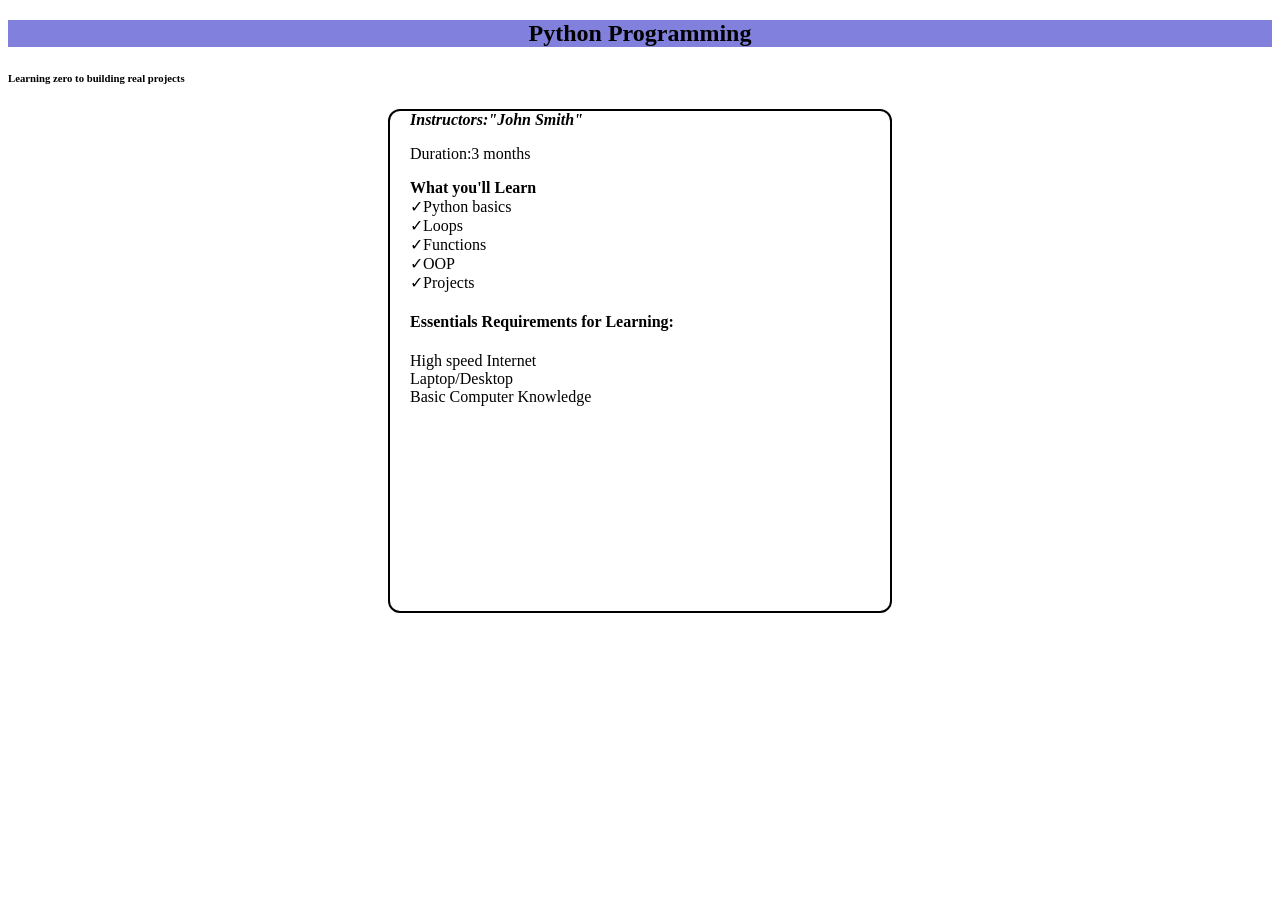
<file: c1.html>
<!DOCTYPE html>
<html lang="en">
<head>
    <meta charset="UTF-8">
    <meta name="viewport" content="width=device-width, initial-scale=1.0">
    <title>python Programming</title>
</head>
<body>
    <section class="carddesc">
        <div class="container">
            <h1 style="text-align: center; border:0px solid black; background-color: rgb(129, 129, 221);">Python Programming</h1>
            <h6>Learning zero to building real projects</h6>
            <div class="box" style="margin:0 auto; width:500px; height:500px; border:2px solid black; border-radius: 12px;">
                <i style="margin-left:20px; font-weight: 600;"><strong>Instructors:"John Smith"</strong></i>
                <p style="margin-left:20px;">Duration:3 months</p>
                <p class="desc" style="margin-left:20px;">
                    <strong>What you'll Learn</strong></br >
                    ✓Python basics</br >
                    ✓Loops</br >
                    ✓Functions</br >
                    ✓OOP</br >
                    ✓Projects</br >
                </p>
                <div class="requirements" style="margin-left:20px;">
                    <h4>Essentials Requirements for Learning:</h4>
                    High speed Internet</br >
                    Laptop/Desktop</br >
                    Basic Computer Knowledge</br >
                </div>
            </div>
        </div>
    </section>


    
</body>
</html>
</file>
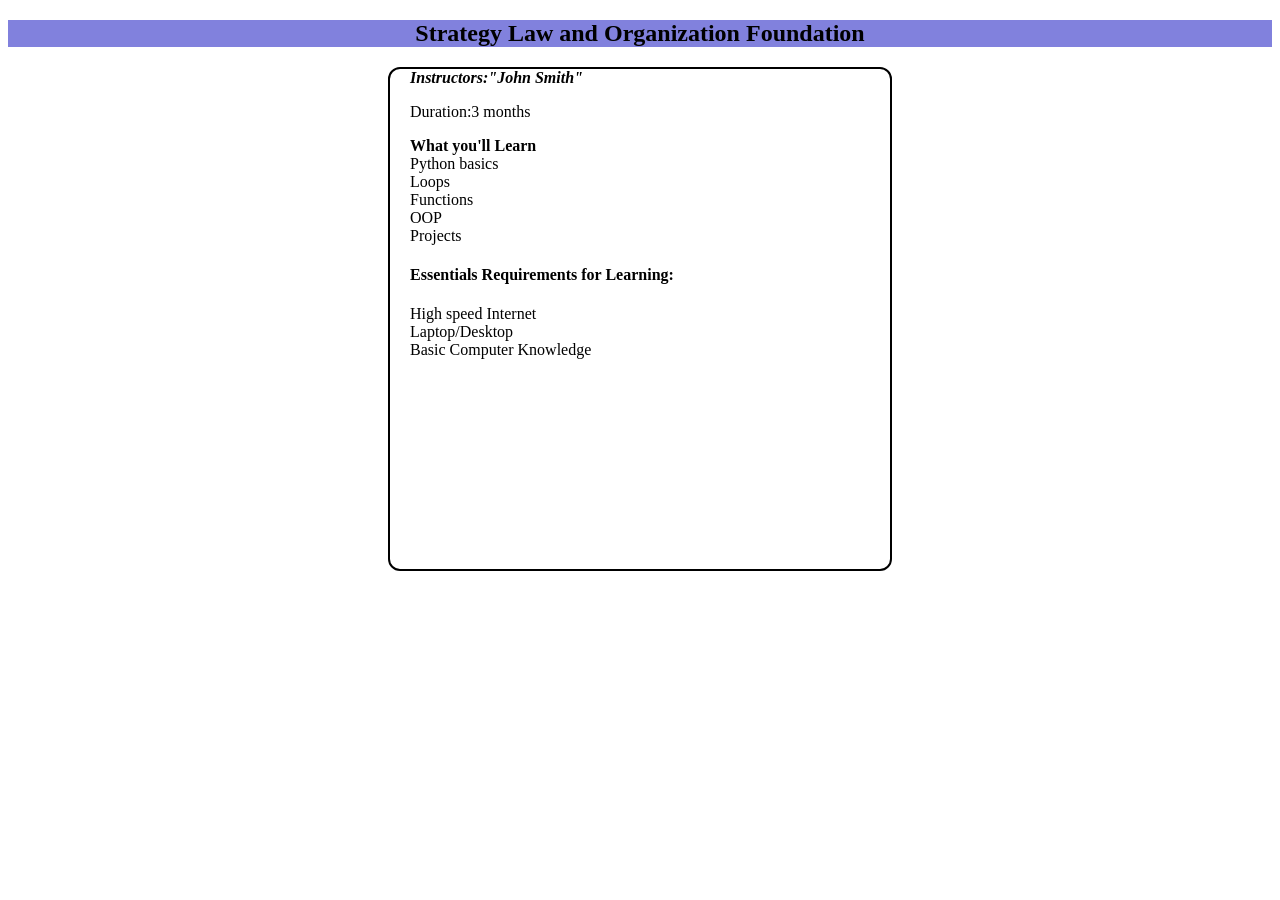
<file: c2.html>
<!DOCTYPE html>
<html lang="en">
<head>
    <meta charset="UTF-8">
    <meta name="viewport" content="width=device-width, initial-scale=1.0">
    <title>Strategy Law </title>
</head>
<body>
    <section class="carddesc">
        <div class="container">
            <h1 style="text-align: center; border:0px solid black; background-color: rgb(129, 129, 221);">Strategy Law and Organization Foundation</h1>
            <div class="box" style="margin:0 auto; width:500px; height:500px; border:2px solid black; border-radius: 12px;">
                <i style="margin-left:20px; font-weight: 600;"><strong>Instructors:"John Smith"</strong></i>
                <p style="margin-left:20px;">Duration:3 months</p>
                <p class="desc" style="margin-left:20px;">
                    <strong>What you'll Learn</strong></br >
                    Python basics</br >
                    Loops</br >
                    Functions</br >
                    OOP</br >
                    Projects</br >
                </p>
                <div class="requirements" style="margin-left:20px;">
                    <h4>Essentials Requirements for Learning:</h4>
                    High speed Internet</br >
                    Laptop/Desktop</br >
                    Basic Computer Knowledge</br >
                </div>
            </div>
        </div>
    </section>


    
</body>
</html>
</file>
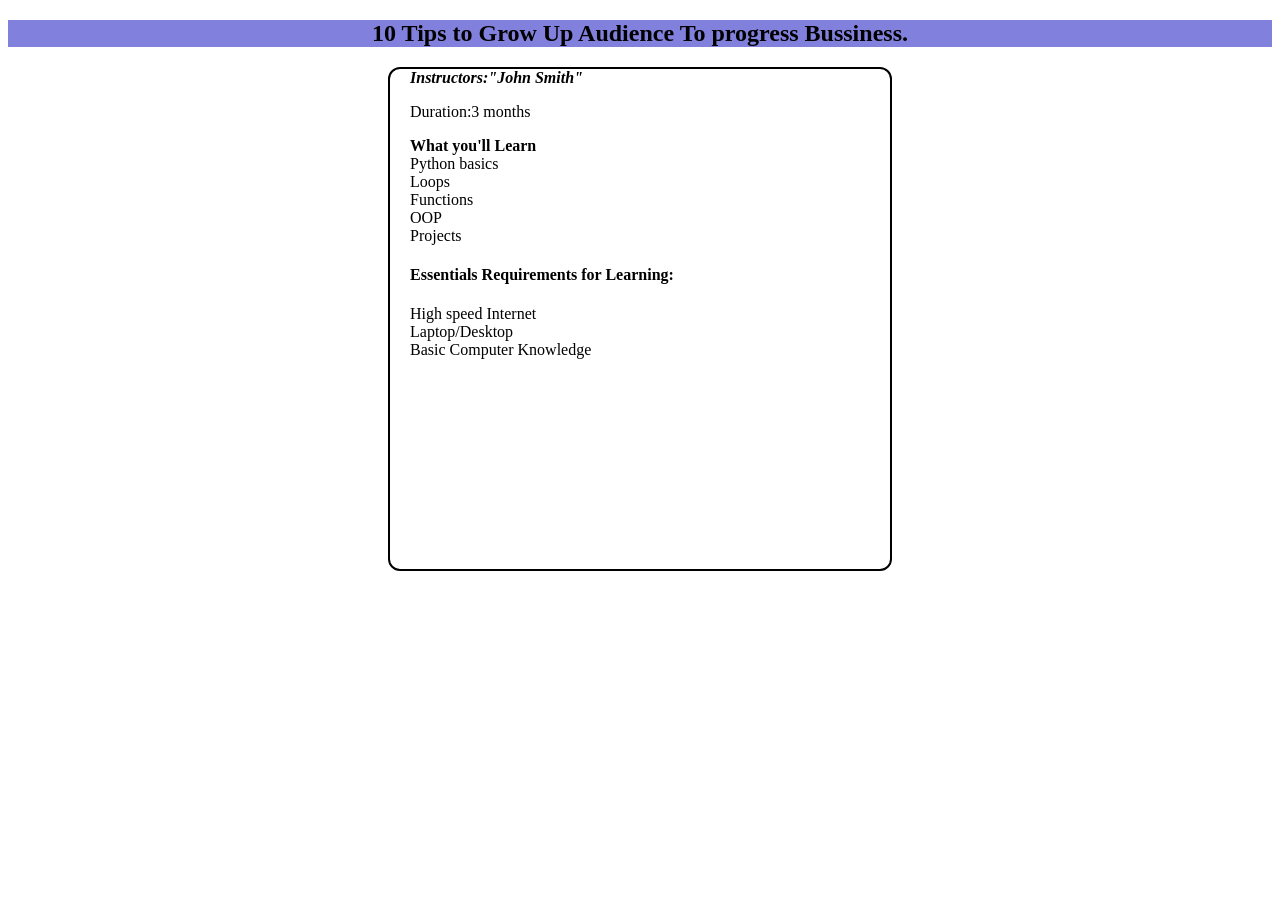
<file: c3.html>
<!DOCTYPE html>
<html lang="en">
<head>
    <meta charset="UTF-8">
    <meta name="viewport" content="width=device-width, initial-scale=1.0">
    <title>python Programming</title>
</head>
<body>
    <section class="carddesc">
        <div class="container">
            <h1 style="text-align: center; border:0px solid black; background-color: rgb(129, 129, 221);">10 Tips to Grow Up Audience To progress Bussiness.</h1>
            <div class="box" style="margin:0 auto; width:500px; height:500px; border:2px solid black; border-radius: 12px;">
                <i style="margin-left:20px; font-weight: 600;"><strong>Instructors:"John Smith"</strong></i>
                <p style="margin-left:20px;">Duration:3 months</p>
                <p class="desc" style="margin-left:20px;">
                    <strong>What you'll Learn</strong></br >
                    Python basics</br >
                    Loops</br >
                    Functions</br >
                    OOP</br >
                    Projects</br >
                </p>
                <div class="requirements" style="margin-left:20px;">
                    <h4>Essentials Requirements for Learning:</h4>
                    High speed Internet</br >
                    Laptop/Desktop</br >
                    Basic Computer Knowledge</br >
                </div>
            </div>
        </div>
    </section>


    
</body>
</html>
</file>
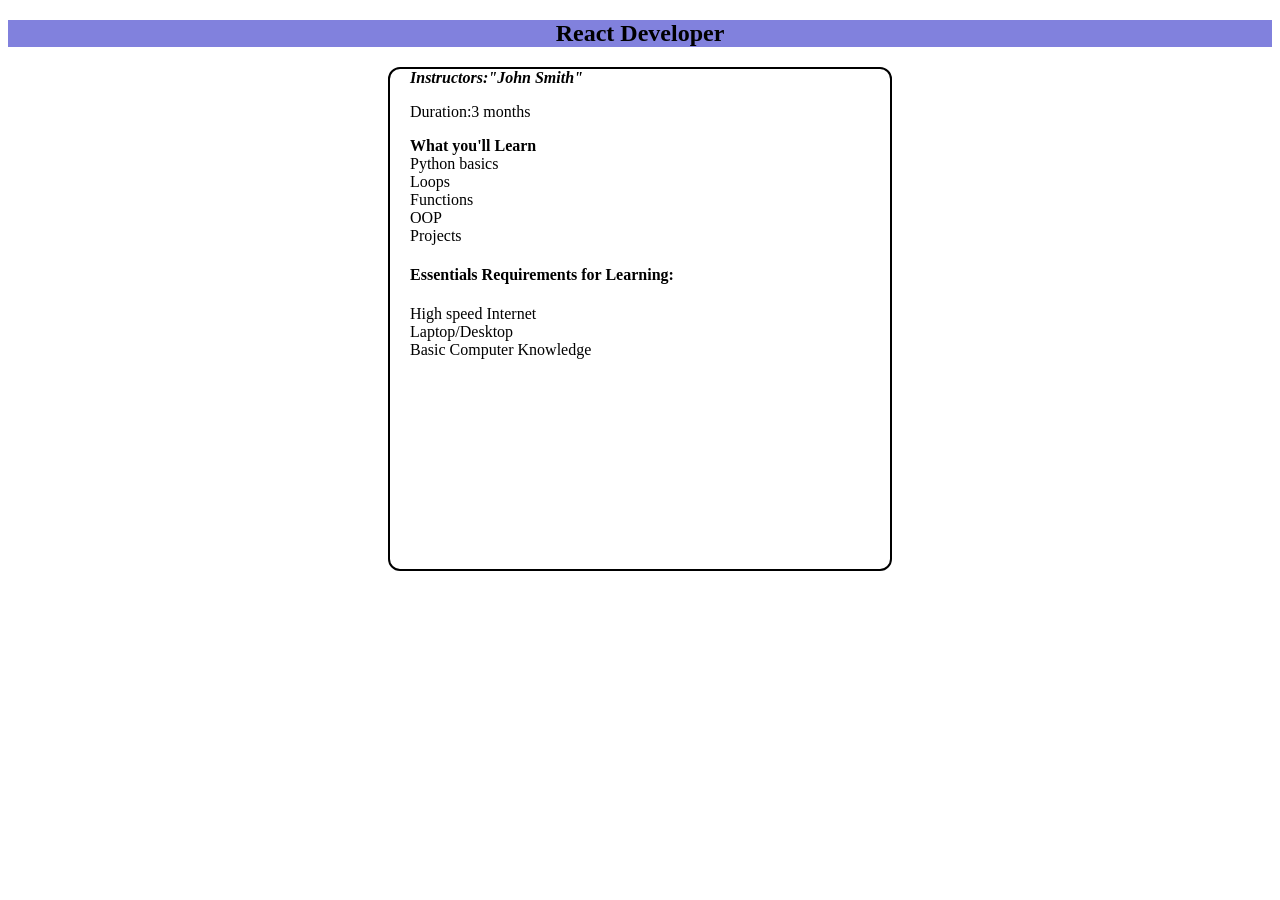
<file: c5.html>
<!DOCTYPE html>
<html lang="en">
<head>
    <meta charset="UTF-8">
    <meta name="viewport" content="width=device-width, initial-scale=1.0">
    <title>python Programming</title>
</head>
<body>
    <section class="carddesc">
        <div class="container">
            <h1 style="text-align: center; border:0px solid black; background-color: rgb(129, 129, 221);">React Developer</h1>
            <div class="box" style="margin:0 auto; width:500px; height:500px; border:2px solid black; border-radius: 12px;">
                <i style="margin-left:20px; font-weight: 600;"><strong>Instructors:"John Smith"</strong></i>
                <p style="margin-left:20px;">Duration:3 months</p>
                <p class="desc" style="margin-left:20px;">
                    <strong>What you'll Learn</strong></br >
                    Python basics</br >
                    Loops</br >
                    Functions</br >
                    OOP</br >
                    Projects</br >
                </p>
                <div class="requirements" style="margin-left:20px;">
                    <h4>Essentials Requirements for Learning:</h4>
                    High speed Internet</br >
                    Laptop/Desktop</br >
                    Basic Computer Knowledge</br >
                </div>
            </div>
        </div>
    </section>


    
</body>
</html>
</file>
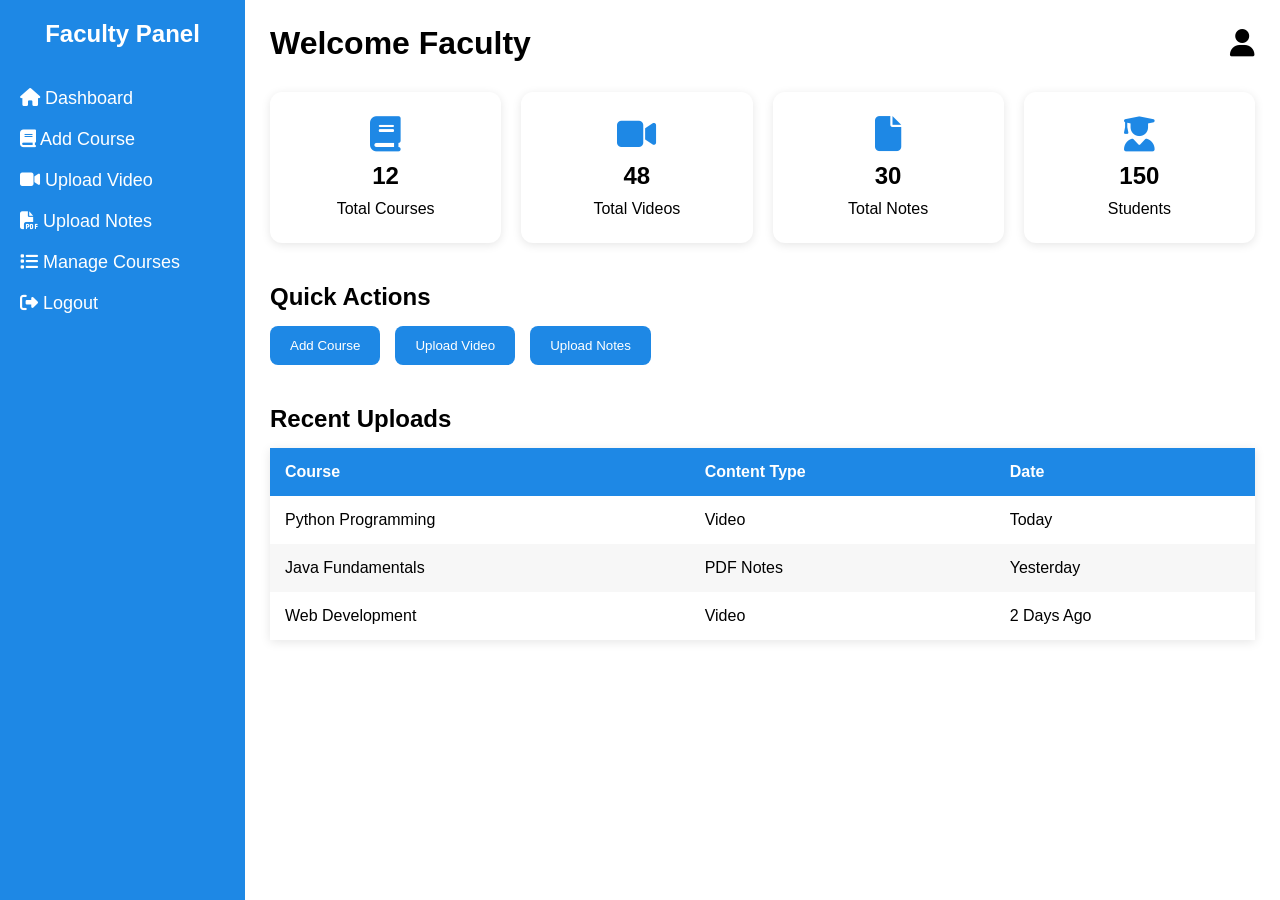
<file: facultydashboard.html>
<!DOCTYPE html>
<html lang="en">
<head>
<meta charset="UTF-8">
<meta name="viewport" content="width=device-width, initial-scale=1.0">
<title>Faculty Dashboard</title>

<link rel="stylesheet" href="faculty.css">

<link rel="stylesheet"
href="https://cdnjs.cloudflare.com/ajax/libs/font-awesome/6.5.1/css/all.min.css">

</head>
<body>
<div class="container">

    <aside class="sidebar">
        <div class="logo">
            <h2>Faculty Panel</h2>
        </div>

        <ul>
            <li><a href="#"><i class="fa-solid fa-house"></i> Dashboard</a></li>
            <li><a href="#"><i class="fa-solid fa-book"></i> Add Course</a></li>
            <li><a href="#"><i class="fa-solid fa-video"></i> Upload Video</a></li>
            <li><a href="#"><i class="fa-solid fa-file-pdf"></i> Upload Notes</a></li>
            <li><a href="#"><i class="fa-solid fa-list"></i> Manage Courses</a></li>
            <li><a href="#"><i class="fa-solid fa-right-from-bracket"></i> Logout</a></li>
        </ul>
    </aside>

    <main class="main-content">

        <div class="header">
            <h1>Welcome Faculty</h1>
            <div class="profile">
                <i class="fa-solid fa-user"></i>
            </div>
        </div>

        <div class="cards">

            <div class="card">
                <i class="fa-solid fa-book"></i>
                <h2>12</h2>
                <p>Total Courses</p>
            </div>

            <div class="card">
                <i class="fa-solid fa-video"></i>
                <h2>48</h2>
                <p>Total Videos</p>
            </div>

            <div class="card">
                <i class="fa-solid fa-file"></i>
                <h2>30</h2>
                <p>Total Notes</p>
            </div>

            <div class="card">
                <i class="fa-solid fa-user-graduate"></i>
                <h2>150</h2>
                <p>Students</p>
            </div>

        </div>

        <section class="quick-actions">

            <h2>Quick Actions</h2>

            <div class="action-buttons">

                <button>Add Course</button>
                <button>Upload Video</button>
                <button>Upload Notes</button>

            </div>

        </section>

        <section class="recent">

            <h2>Recent Uploads</h2>

            <table>

                <thead>
                    <tr>
                        <th>Course</th>
                        <th>Content Type</th>
                        <th>Date</th>
                    </tr>
                </thead>

                <tbody>

                    <tr>
                        <td>Python Programming</td>
                        <td>Video</td>
                        <td>Today</td>
                    </tr>

                    <tr>
                        <td>Java Fundamentals</td>
                        <td>PDF Notes</td>
                        <td>Yesterday</td>
                    </tr>

                    <tr>
                        <td>Web Development</td>
                        <td>Video</td>
                        <td>2 Days Ago</td>
                    </tr>

                </tbody>

            </table>

        </section>

    </main>

</div>

</body>
</html>
</file>
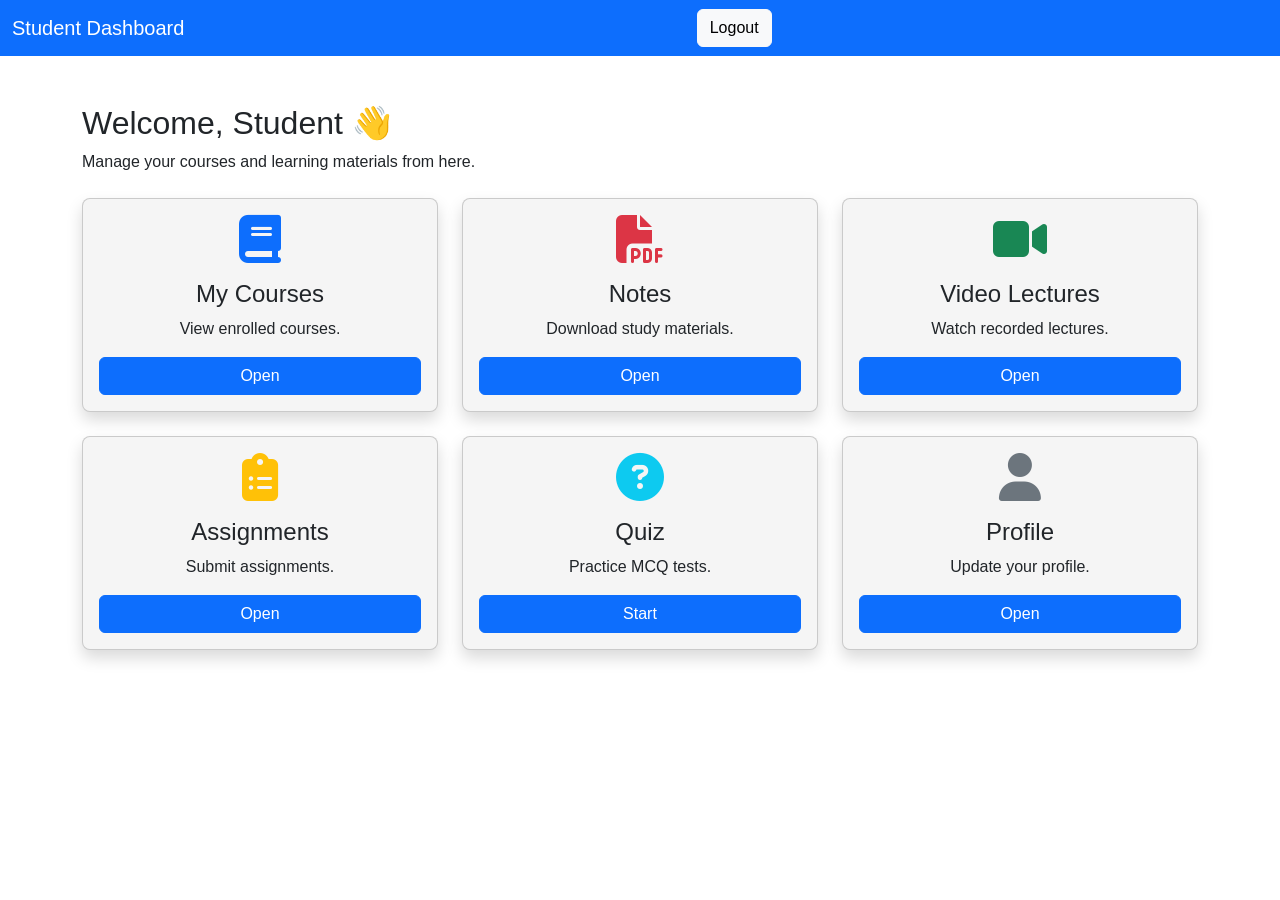
<file: studentdashboard.html>
<!DOCTYPE html>
<html lang="en">

<head>

    <meta charset="UTF-8">
    <meta name="viewport" content="width=device-width, initial-scale=1.0">

    <title>Student Dashboard</title>

    <link href="https://cdn.jsdelivr.net/npm/bootstrap@5.3.3/dist/css/bootstrap.min.css" rel="stylesheet">

    <link rel="stylesheet" href="https://cdnjs.cloudflare.com/ajax/libs/font-awesome/6.6.0/css/all.min.css">

    <link rel="stylesheet" href="style.css">

</head>

<body>

    <nav class="navbar navbar-dark bg-primary">

        <div class="container-fluid">

            <a class="navbar-brand" href="#">
                Student Dashboard
            </a>

            <a href="index.html" class="btn btn-light">
                Logout
            </a>

        </div>

    </nav>

    <div class="container mt-5">

        <h2>
            Welcome, Student 👋
        </h2>

        <p>
            Manage your courses and learning materials from here.
        </p>

        <div class="row mt-4">

            <div class="col-md-4 mb-4">

                <div class="card shadow">

                    <div class="card-body text-center">

                        <i class="fa-solid fa-book fa-3x text-primary"></i>

                        <h4 class="mt-3">
                            My Courses
                        </h4>

                        <p>
                            View enrolled courses.
                        </p>

                        <a href="courses.html" class="btn btn-primary">
                            Open
                        </a>

                    </div>

                </div>

            </div>

            <div class="col-md-4 mb-4">

                <div class="card shadow">

                    <div class="card-body text-center">

                        <i class="fa-solid fa-file-pdf fa-3x text-danger"></i>

                        <h4 class="mt-3">
                            Notes
                        </h4>

                        <p>
                            Download study materials.
                        </p>

                        <a href="#" class="btn btn-primary">
                            Open
                        </a>

                    </div>

                </div>

            </div>

            <div class="col-md-4 mb-4">

                <div class="card shadow">

                    <div class="card-body text-center">

                        <i class="fa-solid fa-video fa-3x text-success"></i>

                        <h4 class="mt-3">
                            Video Lectures
                        </h4>

                        <p>
                            Watch recorded lectures.
                        </p>

                        <a href="#" class="btn btn-primary">
                            Open
                        </a>

                    </div>

                </div>

            </div>

            <div class="col-md-4 mb-4">

                <div class="card shadow">

                    <div class="card-body text-center">

                        <i class="fa-solid fa-clipboard-list fa-3x text-warning"></i>

                        <h4 class="mt-3">
                            Assignments
                        </h4>

                        <p>
                            Submit assignments.
                        </p>

                        <a href="#" class="btn btn-primary">
                            Open
                        </a>

                    </div>

                </div>

            </div>

            <div class="col-md-4 mb-4">

                <div class="card shadow">

                    <div class="card-body text-center">

                        <i class="fa-solid fa-circle-question fa-3x text-info"></i>

                        <h4 class="mt-3">
                            Quiz
                        </h4>

                        <p>
                            Practice MCQ tests.
                        </p>

                        <a href="#" class="btn btn-primary">
                            Start
                        </a>

                    </div>

                </div>

            </div>

            <div class="col-md-4 mb-4">

                <div class="card shadow">

                    <div class="card-body text-center">

                        <i class="fa-solid fa-user fa-3x text-secondary"></i>

                        <h4 class="mt-3">
                            Profile
                        </h4>

                        <p>
                            Update your profile.
                        </p>

                        <a href="#" class="btn btn-primary">
                            Open
                        </a>

                    </div>

                </div>

            </div>

        </div>

    </div>

</body>

</html>
</file>
<file: faculty.css>
*{
    margin:0;
    padding:0;
    box-sizing:border-box;
    font-family:Arial, sans-serif;
}

@media (max-width:2560px) {
    

.container{
    display:flex;
    min-height:100vh;
}

.sidebar{
    width:245px;
    background:#1e88e5;
    color:white;
    padding:20px;
}

.logo{
    text-align:center;
    margin-bottom:40px;
}

.sidebar ul{
    list-style:none;
}

.sidebar ul li{
    margin:20px 0;
}

.sidebar ul li a{
    color:white;
    text-decoration:none;
    display:block;
    font-size:18px;
    transition:0.3s;
}

.sidebar ul li a:hover{
    padding-left:10px;
}

.main-content{
    flex:1;
    padding:25px;
}

.header{
    display:flex;
    justify-content:space-between;
    align-items:center;
    margin-bottom:30px;
}

.profile{
    font-size:28px;
}

.cards{
    display:grid;
    grid-template-columns:repeat(auto-fit,minmax(220px,1fr));
    gap:20px;
}

.card{
    background:white;
    padding:25px;
    border-radius:12px;
    text-align:center;
    box-shadow:0 2px 10px rgba(0,0,0,0.1);
}

.card i{
    font-size:35px;
    color:#1e88e5;
    margin-bottom:10px;
}

.card h2{
    margin-bottom:10px;
}

.quick-actions{
    margin-top:40px;
}

.action-buttons{
    display:flex;
    gap:15px;
    flex-wrap:wrap;
    margin-top:15px;
}

.action-buttons button{
    padding:12px 20px;
    border:none;
    border-radius:8px;
    background:#1e88e5;
    color:white;
    cursor:pointer;
}

.action-buttons button:hover{
    background:#1565c0;
}

.recent{
    margin-top:40px;
}

table{
    width:100%;
    background:white;
    border-collapse:collapse;
    margin-top:15px;
    box-shadow:0 2px 10px rgba(0,0,0,0.1);
}

th,td{
    padding:15px;
    text-align:left;
}

th{
    background:#1e88e5;
    color:white;
}

tr:nth-child(even){
    background:#f7f7f7;
}
}

@media(max-width:1920px){}
@media(max-width:1440px){}
@media(max-width:1024px){}
@media(max-width:768px){

    .sidebar{
        width:200px;
    }

    .header h1{
        font-size:24px;
    }
}
@media(max-width:576px){}
@media(max-width:425px){}
@media(max-width:375px){}
@media(max-width:320px){}
</file>
<file: style.css>
html,
body {
    overflow-x: hidden;
    max-width: 100%;
    scroll-behavior: smooth;
    font-family:Arial, Helvetica, sans-serif;
}


@media (max-width:2560px) {
    body {
        display: flex;
        flex-direction: column;
        min-height: 100vh;
    }

    /* for side nav bar */
    .sidenav {
        height: 95%;
        width: 0;
        position: fixed;
        z-index: 1;
        top: 20px;
        left: 80px;
        background-color: #168dc8;
        border-radius:16px;
        overflow-x: hidden;
        transition: 0.5s;
        padding-top: 60px;

    }

    .open-btn {
        margin-left: 25px;
        color: crimson;
        padding: 5px 10px;
    }

    .sidenav a {
        padding: 8px 20px 8px 40px;
        text-decoration: none;
        font-size: 25px;
        color: #fafdfe;
        display: block;
        transition: 0.3s;
    }

    .sidenav a:hover {
        color: #000;
    }

    .sidenav .closebtn {
        position: absolute;
        top: 0;
        right: 25px;
        font-size: 36px;
        margin-left: 50px;
    }

    .logo {
        display: flex;
        justify-content: flex-start;

    }

    .col-md-10 #ocard p{
        color:red;
        font-size:30px;
        text-align: center;
    }

    
    
    .col-md-10 .card-body{
        display: flex;
        flex-direction: column;
        align-items: center;
        text-align: center;
    }

    .col-md-10 #ocard{
        position: absolute;
        width:220px;
        right:50px;
        top:70px;
        background: whitesmoke;
        border-radius: 10px;
        box-shadow: 0px 4px 15px rgba(0, 0, 0, 0.15);

    }

    .col-md-10 a{
        margin-top: 20px;
        background: #3a56d4;
        width:50%;
        color:#000;
        display: flex;
        justify-content: center;
        align-items: center;
    }

    .col-md-10 i{
        position: absolute;
        right:50px;
        top:30px;
        font-size:40px;
    }


    .logo img {
        margin-top: 20px;
        justify-content: center;
        border-radius: 50%;
        width: 80px;
        height: 80px;
        object-fit: cover;
    }

    /* comp */

    .a p {
        margin-bottom: 0;
        color: white;

    }

    .a {
        background: linear-gradient(90deg, #1a73e8, #28a745);
        font-size: 13px;
        /* padding: 6px 0; */
    }





    nav {
        /* height: 30px; */
        padding: 0 20px;
    }

    nav #menu {
        display: flex;
        align-items: center;
        flex-wrap: wrap;
        gap: 16px;
        padding: 10px 16px;
    }

    nav ul {
        display: flex;
        flex-wrap: wrap;
        gap: 16px;
        list-style: none;
        justify-content: center;
        margin: 0;
        padding: 0;
    }

    nav ul li {
        margin: 0;
    }

    nav ul li a {
        text-decoration: none;
        color: #000;
        font-size: 18px;
        padding: 8px 12px;
        cursor: pointer;
        display: inline-block;
    }

    .menu-toggle {
        display: none;
    }

    .menu-toggle span {
        width: 25px;
        height: 3px;
        background: #333;
        margin: 4px 0;
    }

    .courses .row {
        display: flex;
        flex-wrap: wrap;
        justify-content: center;
        gap: 20px;
    }

    .courses .col-md-2 {
        flex: 1 1 180px;
        max-width: 220px;
        min-width: 0;
    }


    .coursesection h1 .heading span {
        font-weight: 200px;
        color: #d55555;
    }

    .coursesection {
        text-align: center;
        width: 100%;
        padding: 40px 20px;
    }

    .coursesection .row {
        max-width: 1400px;
        margin: 0 auto;
    }

    .courses {
        display: flex;
        justify-content: center;
        margin: 40px 0px;
        gap: 20px;
        flex-wrap: wrap;
        width: 100%;

    }

    .courses .row {
        width: 100%;
        display: flex;
        gap: 20px;
        justify-content: center;
    }

    .courses .col-md-3 {
        flex: 0 0 calc(25% - 15px);
        max-width: 250px;
        padding-left: 0;
        padding-right: 0;
    }
    .a .col-md-7 {
        padding: 0px;
    }

    .course {
        width: 160px;
        height: 140px;
        padding: 20px;
        background: #da7295;
        border-radius: 25px;
        text-align: left;
        color: white;
        filter: drop-shadow(5px 4px 10px #da7295);
        transition: 0.4 ease-in-out;
    }

    .course:hover {
        transform: scale(1.05);
    }

    .coursesection  i {
        font-size: 40px;
        display: block;
        margin-left: 35px;
        margin-top: 0px;
    }


    .coursesection .j {
        color: rgb(226, 177, 14);
        font-size: 20px;
    }

    .coursesection span {
        font-size: 15px;
        color: #000;
        display: block;
        margin-top:10px;
        margin-bottom: 40px;
        text-align: center;
        font-weight: bold;
        letter-spacing: 1px;
    }


    .row>.col-md-2:nth-child(2) .course {
        background: linear-gradient(45deg, #9d8ef7, #9686f4);
        filter: drop-shadow(5px 4px 10px #9d8ef7);
    }

    .row>.col-md-2:nth-child(3) .course {
        background: linear-gradient(45deg, #94dcf5, #76caea);
        filter: drop-shadow(5px 4px 10px #94dcf5);
    }

    .row>.col-md-2:nth-child(4) .course {
        background: linear-gradient(45deg, #ffd200, #f7971e);
        filter: drop-shadow(5px 4px 10px #ffd200);
    }

    .row .commonBtn .browseall {
        margin-top: 10px;
        font-style: normal;
        font-weight: normal;
        color: green;
    }

    .row .commonBtn {
        margin-top: 40px;
        margin-left: -10px;
        color: #fff;
        height: 40px;
        border-radius: 25px;
        border: none;
        background: #7b54d6;
        filter: drop-shadow(5px 4px 10px #7b54d6);
        transition: 0.4 ease-in-out;
    }

    .row .commonBtn i {
        margin-left: 25px;
        margin-top: 10px;
        font-size: 20px;
    }

    .row .commonBtn:hover {
        transform: scale(1.05);
        color: #e81a1a;
    }

    .about {
        display: flex;
        justify-content: center;
        align-items: center;
        text-align: left;
        gap: 60px;
        flex-wrap: wrap;
        max-width: 1200px;
        margin: 100px auto;
        padding: 0 16px;
    }

    .about .imgbox {
        flex: 1 1 420px;
        position: relative;
        min-width: 280px;
    }

    .about .imgbox img {
        width: 100%;
        max-width: 500px;
        display: block;
        border-radius: 10px;
    }

    .about .purple-corner {
        width: 90px;
        height: 90px;
        background: #9a79e7;
        position: absolute;
        top: 19px;
        right: 19px;
        z-index: -1;
        border-radius: 10px;
    }

    .about .text-box {
        flex: 1 1 420px;
        min-width: 280px;
    }

    .about .text-box small {
        color: #a07aed;
        font-weight: bold;
        letter-spacing: 1px;
        font-size: 18px;
    }

    .about .text-box .heading {
        margin: 16px 0;
        font-size: 2.5rem;
        line-height: 1.1;
        color: #1b1b1b;
    }

    .about .text-box .highlight {
        display: block;
        margin-bottom: 20px;
        font-size: 1.05rem;
        font-weight: 600;
        color: #333;
    }

    .about .text-box p {
        font-size: 16px;
        color: #444;
        margin-bottom: 25px;
        line-height: 1.6;
    }

    .about .commonBtn {
        border-radius: 10px;
        color: white;
        background: #9a79e7;
        filter: drop-shadow(5px 4px 10px #7b54d6);
        transition: 0.4s ease-in-out;
        border: none;
        padding: 12px 25px;
        cursor: pointer;
    }

    .about .commonBtn:hover {
        transform: translateY(-2px);
    }

    footer.ft {
        margin-top: 500px;
        margin-bottom: 0;
        text-align: center;
        padding: 18px;
        background: cyan;
    }



    .m .jumbotron {
        padding: 10px;
        text-align: center;
        border: 0 solid #06050531;
        border-width: 1px;
        margin-top: 5px;
        background: #e9f0ec;

    }

    .m h1 {
        font-size: medium;
        font-size: 50px;
        color: #28a745;
        font-family: 'Times New Roman', Times, serif;
    }


    .m .stat {
        color: #28a745;
        font-size: 20px;
    }

    .m .stat p {
        color: #000;
    }

    .container .card img {
        display: block;
        width: 100%;
        aspect-ratio: 16/9 ;
        object-fit:contain;
    }

    

    .container .card {
        background: whitesmoke;
        border-radius: 8px;
        box-shadow: 0px 0 15px rgba(0, 0, 0, 0.15);

    }


    /* for  login page  */

    *{
  margin: 0;
  padding: 0;
  box-sizing: border-box;
}

.lp {
  min-height: 100vh;
  background: linear-gradient(135deg, #4f6ef7 0%, #3a56d4 100%);
  display: flex;
  align-items: center;
  justify-content: center;
  font-family: 'Segoe UI', sans-serif;
}
    .login-wrapper {
  width: 100%;
  padding: 20px;
  display: flex;
  justify-content: center;
  align-items: center;
}

.login-box {
  background: #fff;
  border-radius: 20px;
  overflow: hidden;
  width: 100%;
  max-width: 820px;
  box-shadow: 0 25px 60px rgba(0, 0, 0, 0.25);
}

/* LEFT SIDE */
.login-left {
  padding: 55px 45px 40px;
  display: flex;
  flex-direction: column;
  justify-content: center;
}

.login-left h2 {
  font-size: 26px;
  font-weight: 600;
  text-align: center;
  color: #1a1a2e;
  margin-bottom: 32px;
}

.form-label-row {
  display: flex;
  justify-content: space-between;
  align-items: center;
  margin-bottom: 5px;
}

.form-label-row label {
  font-size: 12px;
  color: #888;
}

.forgot-link {
  font-size: 11px;
  color: #4f6ef7;
  text-decoration: none;
}

.input-wrap {
  position: relative;
  margin-bottom: 18px;
}

.input-wrap label {
  font-size: 12px;
  color: #aaa;
  display: block;
  margin-bottom: 5px;
}

.input-wrap input {
  width: 100%;
  padding: 11px 40px 11px 14px;
  border: 1px solid #e0e0e0;
  border-radius: 8px;
  font-size: 13px;
  outline: none;
  color: #333;
  background: #fafafa;
  transition: border 0.2s;
}

.input-wrap input:focus {
  border-color: #4f6ef7;
  background: #fff;
}

.eye-icon {
  position: absolute;
  right: 13px;
  top: 68%;
  transform: translateY(-50%);
  color: #aaa;
  font-size: 14px;
  cursor: pointer;
}

.remember-row {
  display: flex;
  align-items: center;
  gap: 8px;
  margin-bottom: 22px;
}

.remember-row input[type="checkbox"] {
  width: 14px;
  height: 14px;
  accent-color: #4f6ef7;
}

.remember-row label {
  font-size: 12px;
  color: #777;
  cursor: pointer;
}

.login-btn {
  width: 100%;
  padding: 13px;
  background: #4f6ef7;
  color: #fff;
  border: none;
  border-radius: 8px;
  font-size: 15px;
  font-weight: 500;
  cursor: pointer;
  transition: background 0.2s;
}

.login-btn:hover {
  background: #3a56d4;
}

.signup-text {
  text-align: center;
  font-size: 12px;
  color: #999;
  margin-top: 22px;
}

.signup-text a {
  color: #4f6ef7;
  text-decoration: none;
  font-weight: 500;
}

/* RIGHT SIDE */
.login-right {
  background: linear-gradient(160deg, #eef0ff 0%, #e8f0fe 100%);
  padding: 50px 35px;
  display: flex;
  flex-direction: column;
  align-items: center;
  justify-content: center;
  text-align: center;
}

.login-right img {
  width: 200px;
  margin-bottom: 25px;
}

.login-right h3 {
  font-size: 17px;
  font-weight: 700;
  color: #1a1a2e;
  margin-bottom: 12px;
}

.login-right p {
  font-size: 12px;
  color: #888;
  line-height: 1.7;
  max-width: 220px;
}

.divider-line {
  width: 40px;
  height: 3px;
  background: #4f6ef7;
  border-radius: 2px;
  margin-top: 16px;
}

.cc h2{
    font-weight:900;
    text-align: center;
}
.cc h2 p{
    color:orange;
}



.cc .row .card{
    height:100%;
    width:100%;
}
.cc .col-md-4 p{
    text-align: center;
    color:#6add5d;
}


.cc .row #c1{
    background: whitesmoke;
    border-radius: 8px;
    box-shadow: 0px 0 15px rgba(0, 0, 0, 0.15);

}
.cc .row #c2{
    background: whitesmoke;
    border-radius: 8px;
    box-shadow: 0px 0 15px rgba(0, 0, 0, 0.15);

}
.cc .row #c3{
    background: whitesmoke;
    border-radius: 8px;
    box-shadow: 0px 0 15px rgba(0, 0, 0, 0.15);

}

.cc .row .price span{
    color:orangered;
    font-weight:800;
}
.cc .row .col-md-4 img{
    aspect-ratio: 3/2;
    overflow: hidden;
    object-fit:fill;
    width:100%;
    padding: 15px 15px;
    border-radius: 8px;
}


.ir{
    background-image: url('img/bg1.jpeg');
    background-size: cover;
    backdrop-filter:blur(8px)
}



.i .card p{
    text-align: center;
}

.i .card img{
    display:block;
    margin:0 auto;
}

.i .card .input-box{
    display:flex;
    align-items:center;
    border-bottom:2px solid #424141;
    width:90%;
    margin:20px 0;
    padding-bottom:10px;
}

.i .card .terms p{
    text-align: right;
    color:red;
    margin-top:-30px; 
}

.i button{
    display: block;
    margin:0 auto;
    margin-bottom:30px;
    margin-top:30px;
}
.i .card .input-box input{
    border:none;
    outline:none;
    background: transparent;
}


.i .card .options {
    margin-top:5px;
    margin-left:0px;
}
.i .card .forget{
    margin-top:40px;
    margin-right:50px;
}

.i .card{
    height:100%;
    margin: 0 auto ;
    margin-top:140px;
    border-radius:8px ;
    background-color:rgb(186, 217, 238);
    box-shadow: 0px 0 15px rgba(244, 189, 189, 0.15);
}

.i .card:hover{
    box-shadow: 0px 0 15px rgba(244, 189, 189, 0.15);
    transition: 0.3 ease-in-out;
    transform:scale(1.00);
    
}

.r{
    background-image: url(img/bg1.jpeg);
    background-size: cover;
    backdrop-filter:blur(8px) ;
}
.r .card{
   display: block;
   margin:0 auto;
   margin-top:150px;
}
.r .card .input-box input{
    border:none;
    outline:none;
    background: transparent;
}

.r .card .input-box{
    display:flex;
    align-items:center;
    border-bottom:2px solid #424141;
    width:90%;
    margin:20px 0;
    padding-bottom:10px;
}

.r .card{
    height:100%;
    margin: 0 auto ;
    margin-top:50px;
    border-radius:8px ;
    background-color:rgb(186, 217, 238);
    box-shadow: 0px 0 15px rgba(244, 189, 189, 0.15);
}

.r img,.btn{
   display:block;
   margin:0 auto;
}

.r .card p{
    margin: 20px;
}




 
    



}



@media (max-width:1920px) {}

@media (max-width:1440px) {}

@media (max-width:1024px) {
    .logo {
        width: 30%;
    }

    .m h1 {
        font-size: 3.8rem;
    }

    .courses .col-md-2 {
        flex: 1 1 200px;
        max-width: 240px;
    }
}

@media (max-width:768px) {



   .a .col-md-8{
    min-height: 50vh;
   }

    nav {
        justify-content: center;
    }

    #menu {
        flex-direction: column;
        gap: 15px;
        width: 100%;
        align-items: center;
    }

    nav ul li a {
        width: 100%;
        text-align: center;
    }

    .logo {
        width: 50%;
        margin: 0 auto;
    }

    .about .imgbox,
    .about .text-box {
        flex: 1 1 100%;
        min-width: 100%;
    }

    .m .jumbotron {
        padding: 20px;
    }

    
    .m h1 {
        font-size: 2.8rem;
    }

    .m .stat .col-md-4 {
        width: 100%;
        max-width: 100%;
        margin-top: 15px;
    }

    .courses .col-md-2 {
        max-width: 100%;
        flex: 1 1 100%;
    }

    .course {
        width: 100%;
        margin-top: 15px;
        margin-bottom: 15px;
    }


    footer.ft {
        margin-top: 100px;
    }

    .container .card {
        margin-top:10px;
    }

    .cc .row {
        display: flex;
        flex-wrap: wrap;
        gap: 10px;
    }

    .cc .row .col-md-4 {
        flex: 1 1 100%;
        max-width: 100%;
        box-sizing: border-box;
    }

    .cc .row .col-md-4 .card {
        margin: 0;
        width: 100%;
    }

    .r .card{
    margin-top:10px;}
}


@media (max-width:576px) {
    .logo {
        width: 80%;
    }

    .about {
        gap: 30px;
        padding: 0 12px;
    }

    .about .text-box .heading {
        font-size: 2rem;
    }

    .about .text-box p {
        font-size: 15px;
    }

    nav ul {
        gap: 10px;
    }

    nav ul li a {
        font-size: 16px;
        padding: 10px 12px;
    }

    .courses {
        margin: 30px 0;
    }

    .coursesection .j,
    .coursesection span {
        font-size: 14px;
    }
}

@media (max-width:425px) {}

@media (max-width:375px) {}

@media (max-width:320px) {}
</file>
